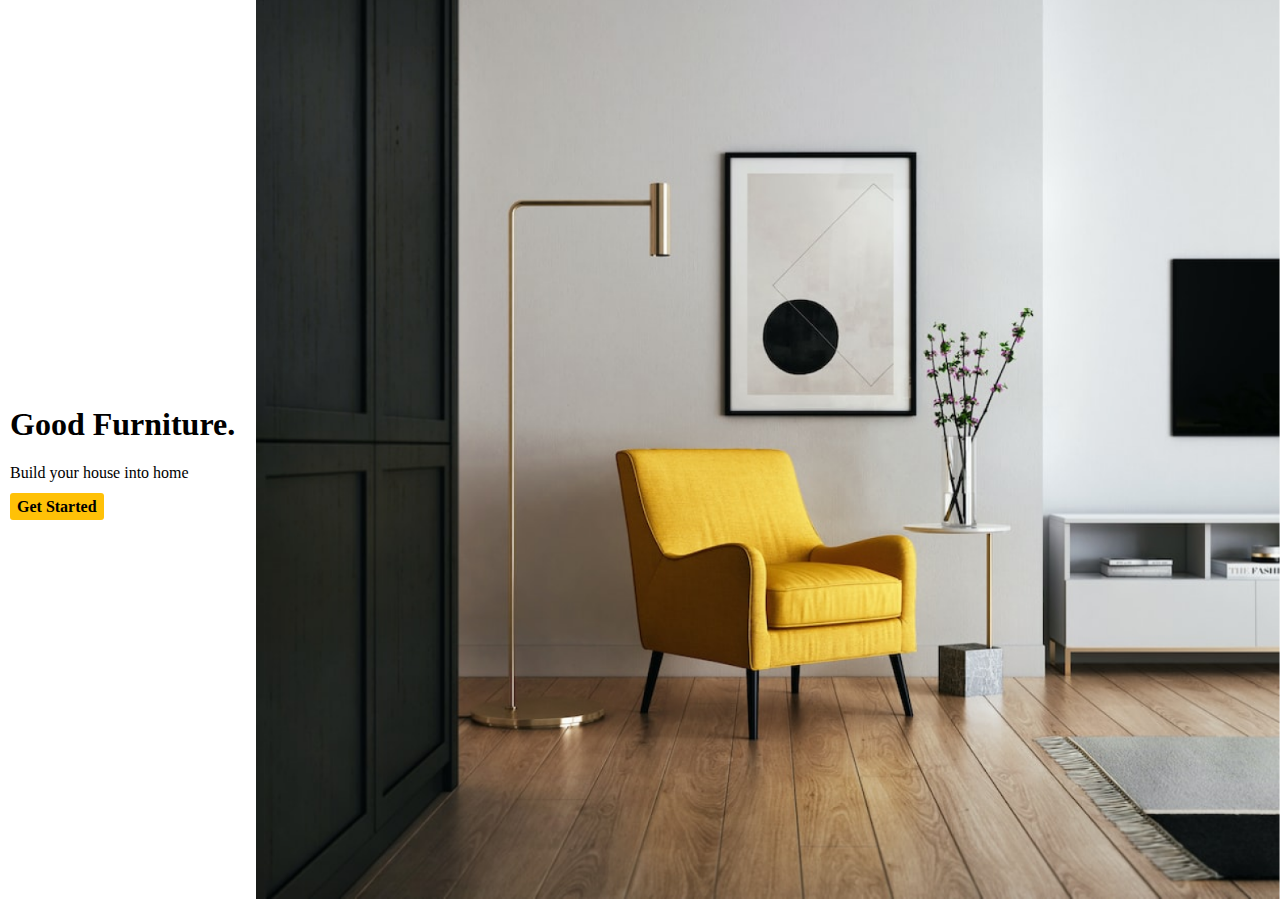
<file: index.html>
<!DOCTYPE html>
<html lang="en">
<head>
    <meta charset="UTF-8">
    <meta http-equiv="X-UA-Compatible" content="IE=edge">
    <meta name="viewport" content="width=device-width, initial-scale=1.0">
    <link rel="stylesheet" href="./index.css">
    <title>Page 1</title>
    <link rel="icon" type="image/x-icon" href="./images/Logo.png">

</head>
<body>
    <div class="div-1">
        <img src="./images/image 1.png" alt="Image 1">
    </div>
    <div class="div-2">
        <h1>Good Furniture.</h1>
        <p>Build your house into home</p>
        <a href="./started.html">Get Started</a>
    </div>
    
    
</body>
</html>
</file>
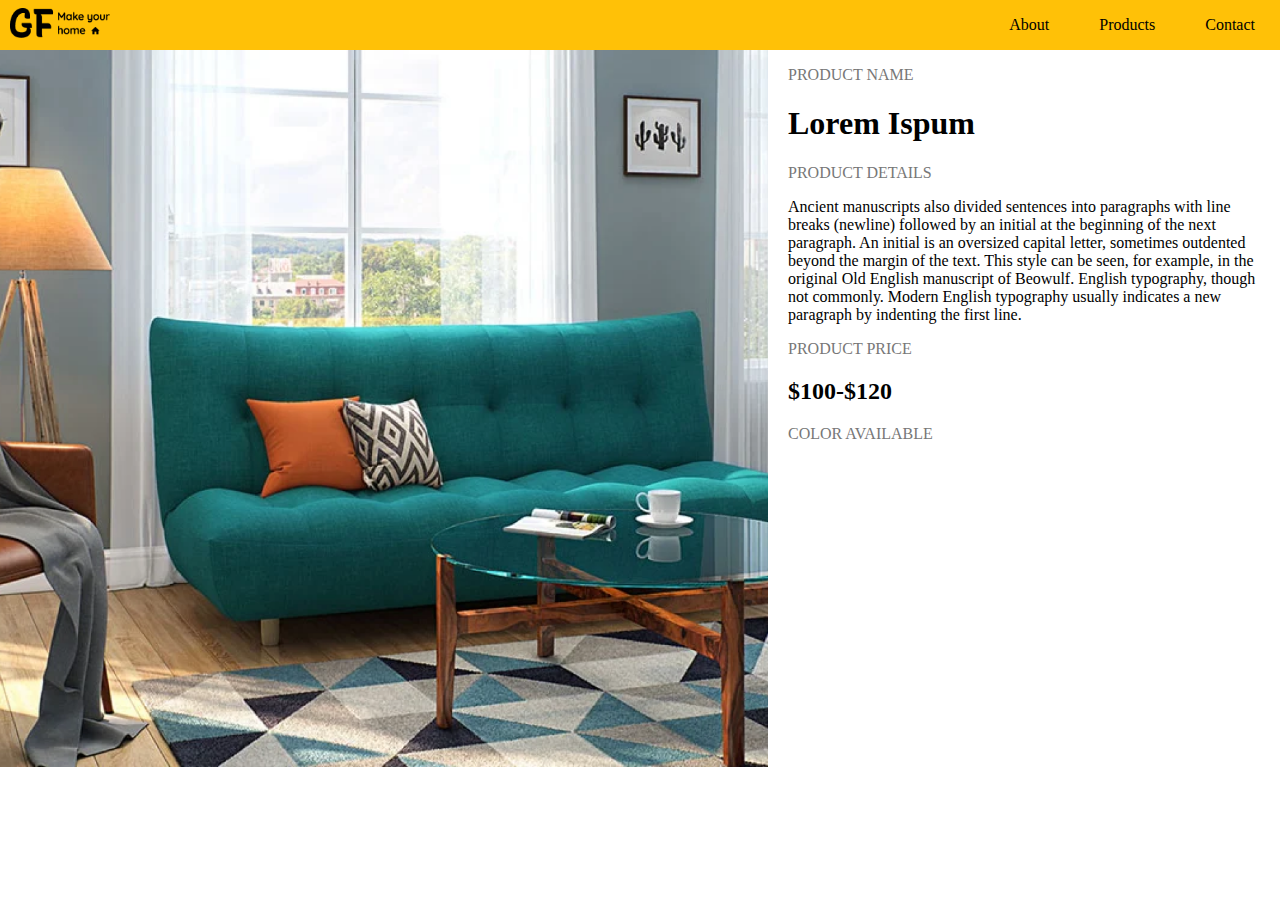
<file: started.html>
<!DOCTYPE html>
<html lang="en">
<head>
    <meta charset="UTF-8">
    <meta http-equiv="X-UA-Compatible" content="IE=edge">
    <meta name="viewport" content="width=device-width, initial-scale=1.0">
    <title>Page 2</title>
    <link rel="icon" type="image/x-icon" href="./images/Logo.png">

    <link rel="stylesheet" href="./started.css">
</head>
<body>
    <header>
        <div class="three-line-logo">
            <img src="./images/three-gray-lines-grey.png" alt="">
        </div>
        <div class="logo">
            <img src="./images/Logo.png" alt="">
        </div>
        <nav class="nav">
            <ul>
                <li>About</li>
                <li>Products</li>
                <li>Contact</li>
            </ul>
        </nav>
    </header>
    <main>
        <div class="image">
            <img src="./images/image 2.png" alt="Image 2">
        </div>
        <div class="content">
            <div class="space">
            <p class="light">PRODUCT NAME</p>
            <p><h1>Lorem Ispum</h1></p>
        </div>
        <div class="space">
            <p class="light para">PRODUCT DETAILS</p>
            <p class="para">Ancient manuscripts also divided sentences into paragraphs with line breaks (newline) followed by an initial at the beginning of the next paragraph. An initial is an oversized capital letter, sometimes outdented beyond the margin of the text. This style can be seen, for example, in the original Old English manuscript of Beowulf.
                English typography, though not commonly. Modern English typography usually indicates a new paragraph by indenting the first line. 
            </p>
        </div>
        <div class="space">
            <p class="light">PRODUCT PRICE</p>
            <p><h2>$100-$120</h2></p>
        </div>
        <div class="space">
            <p class="light">COLOR AVAILABLE</p>
            <svg width="100" height="100">
            </svg>
        </div>
        </div>
    </main>
</body>
</html>
</file>
<file: index.css>
* {
    box-sizing: border-box;
}

.div-2 a {
    text-decoration: none;
    color: black;
    padding: 5px 7px;
    background-color: #FFC107;
    border-radius: 3px;
    font-weight: 700;
}

@media screen and (max-width: 600px) {
    body {
        padding: 0;
        margin: 0;
    }
    
    .div-2 {
        margin-top: -20px;
        padding-left: 20px; 
        width: 100vw;
        z-index: 1;
        border-radius: 10px;
        background-color: #fff;
        position: absolute;
    }
    
    .div-1 img {
        max-width: 100%;
        margin: 0;
        padding: 0;
    }
    
}


@media screen and (min-width: 600px) {
    body {
        padding: 0;
        margin: 0;
        display: flex;
        flex-direction: row-reverse;
        align-items: center;
        max-width: 100vw;
        max-height: 100vh;
    }
    
    .div-2 {
        flex: 0 1 20%;
        padding: 10px;
    }
    
    .div-1 {
        flex: 0 1 80%;
    }
    .div-1 img {
        max-width: 100%;
    }
    
}
</file>
<file: started.css>
* {
    box-sizing: border-box;
}

body {
    margin: 0;
    padding: 0;
}

header {
    padding: 0;
    margin: 0;
}

li {
    list-style-type: none;
}

.light {
    color: #777;
}


@media screen and (max-width: 600px) {
    header {
        background-color: transparent;
        position: fixed;
    }
    .content .para {
        display: none;
    }
    nav, .logo {
        display: none;
    }
    .three-line-logo {
        padding: 10px;
    }
    .three-line-logo img {
        max-width: 35px;
        border-radius: 4px;
     }

     .image img {
        width: 100vw;
     } 
     .content {
        width: 100vw;
        padding: 0 15px;
     }
}

@media screen and (min-width: 600px) {

    header {
        background-color: #FFC107;
    }
    .three-line-logo {
        display: none;
    }

    .logo img {
        max-width: 100px;
    }

    header {
        display: flex;
        align-items: center;
        padding-left: 10px;
        justify-content: space-between;
    }

    nav ul {
        display: flex;
    }
    nav ul li {
        padding: 0 25px;
    }

    main {
        display: flex;
        gap: 20px;
        padding-right: 20px;
    }

    .image {
        flex: 1 1 60%;
    }
    .image img {
        max-width: 60vw;
    }
    
    .content {
        flex: 1 1 40%;
    }
}
</file>
